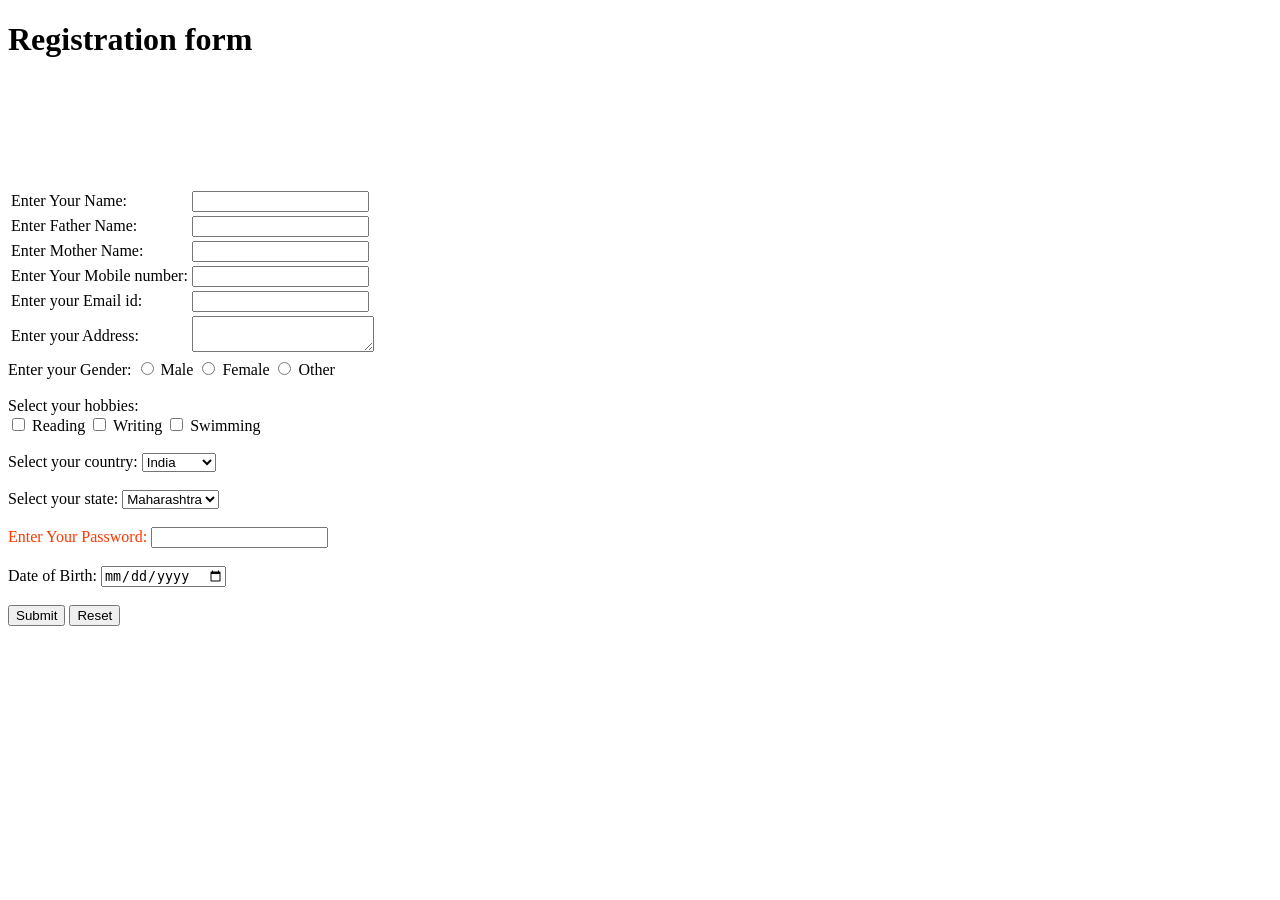
<file: index.html>
<!DOCTYPE html>
<html>

<head>
        <meta charset="UTF-8">
        <meta name="viewport" content="width=device-width, initial-scale=1.0">
        <title>My First Web Page</title>
      <link rel="stylesheet" type="text/css" href="index.css">
             
</head>
<body>
   <h1>Registration form</h1>  
<form>
<table>
<tr>
     <td><label class="unamelabel">Enter Your Name:</label></td>
     <td><input type="text" id="uname"></td>
</tr>
<tr>
   <td>
   <label class="ufnamelabel">Enter Father Name:</label></td>
   <td> <input type="text" name="fname" style="color:blue;"></td>
</tr>

   <tr>
     <td><label>Enter Mother Name:</label> </td>
     <td><input type="text" name="mname"> </td>
     
  </tr><br><br>
<tr><td><label>Enter Your Mobile number:</label></td><td><input type="number" name="mobile"></td></tr>
   <br><br>
 <tr>  <td><label>Enter your Email id:</label></td><td><input type="email" name="mail"></td></tr><br><br>
   <td><label>Enter your Address:</label></td><td><textarea name="address" ></textarea></td>
   </table>
   <label>Enter your Gender: </label>
   <input type="radio" name="gender" value="male"> Male
   <input type="radio" name="gender" value="female"> Female
   <input type="radio" name="gender" value="other"> Other <br><br>
   <label>Select your hobbies:</label><br>
   <input type="checkbox" name="hobbies" value="reading"> Reading
   <input type="checkbox" name="hobbies" value="writing"> Writing
   <input type="checkbox" name="hobbies" value="swimming"> Swimming<br><br>
<label>Select your country:</label>
<select name="country">
     <option value="india">India</option>
     <option value="usa">USA</option>   
     <option value="uk">UK</option>
     <option value="australia">Australia</option>
</select><br><br>
<label>Select your state:</label>
<select name="state">
     <option value="maharashtra">Maharashtra</option>
     <option value="gujarat">Gujarat</option>   
     <option value="rajasthan">Rajasthan</option>
     <option value="punjab">Punjab</option>
</select><br><br>
<label style="color:rgb(255, 55, 0)">Enter Your Password:</label> <input type="password" name="pwd"><br><br>
<label>Date of Birth:</label> <input type="date" name="dob"><br><br>
<input type="submit" value="Submit">
<input type="reset" value="Reset">
</form>
   </body>
</html>
</file>
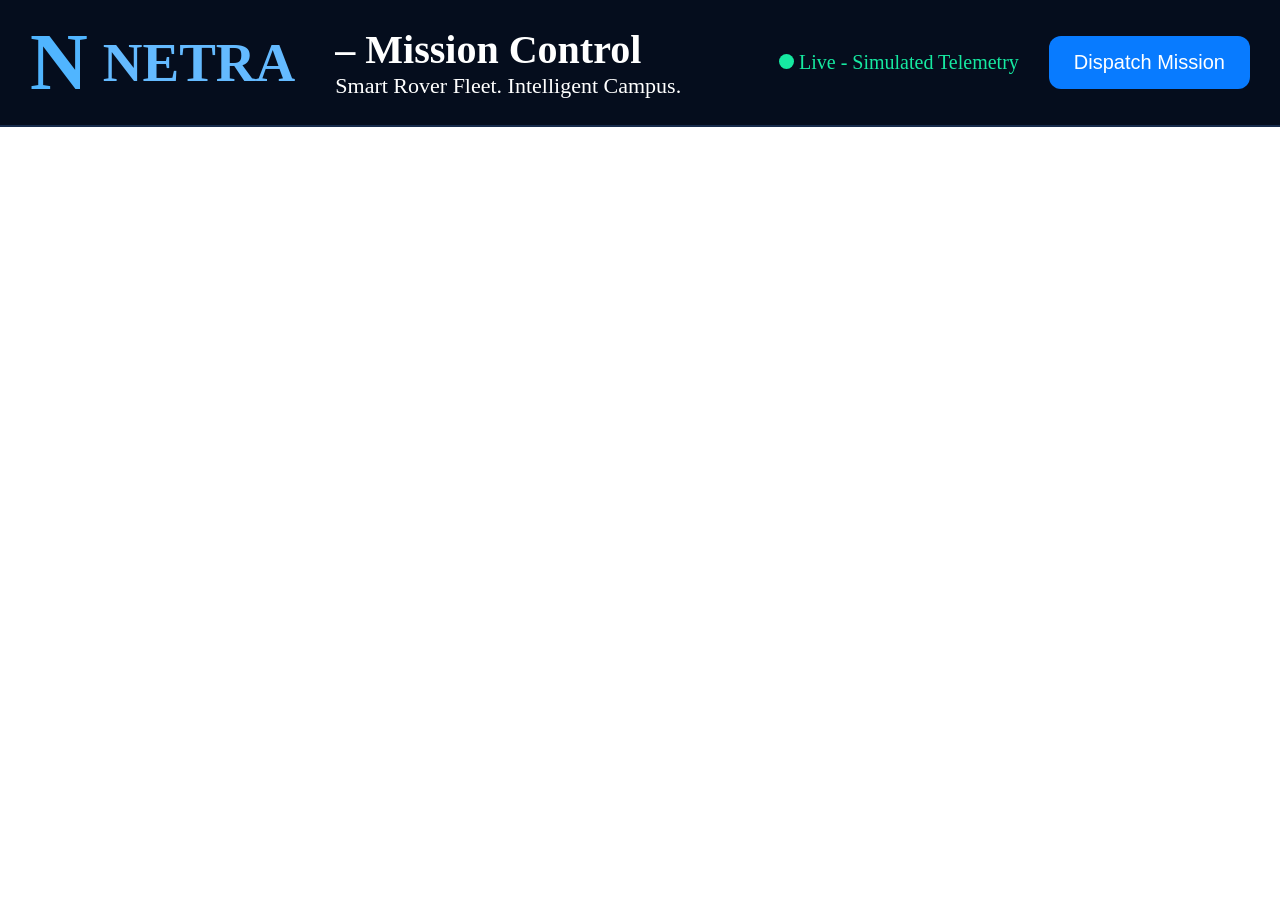
<file: NETRA/index.html>
<!DOCTYPE html>
<html lang="en">
<head>
    <meta charset="UTF-8">
    <meta name="viewport" content="width=device-width, initial-scale=1.0">
    <title>NETRA</title>
    <link rel="stylesheet" href="style.css">
</head>
<body>
    
<header class="navbar">

        <!-- Left Section: Logo and Branding -->
        <div class="brand-section">
            <div class="logo">N</div>
            <h1 class="brand-name">NETRA</h1>
        </div>

        <!-- Middle Section: Title and Subtitle -->
        <div class="title-section">
            <h2>– Mission Control</h2>
            <p>Smart Rover Fleet. Intelligent Campus.</p>
        </div>

        <!-- Right Section: Status and Button -->
        <div class="right-section">

            <div class="status">
                <span class="status-dot"></span>
                <span>Live - Simulated Telemetry</span>
            </div>

            <button class="dispatch-btn">
                Dispatch Mission
            </button>

        </div>

   

    </header>
</body>
</html>
</file>
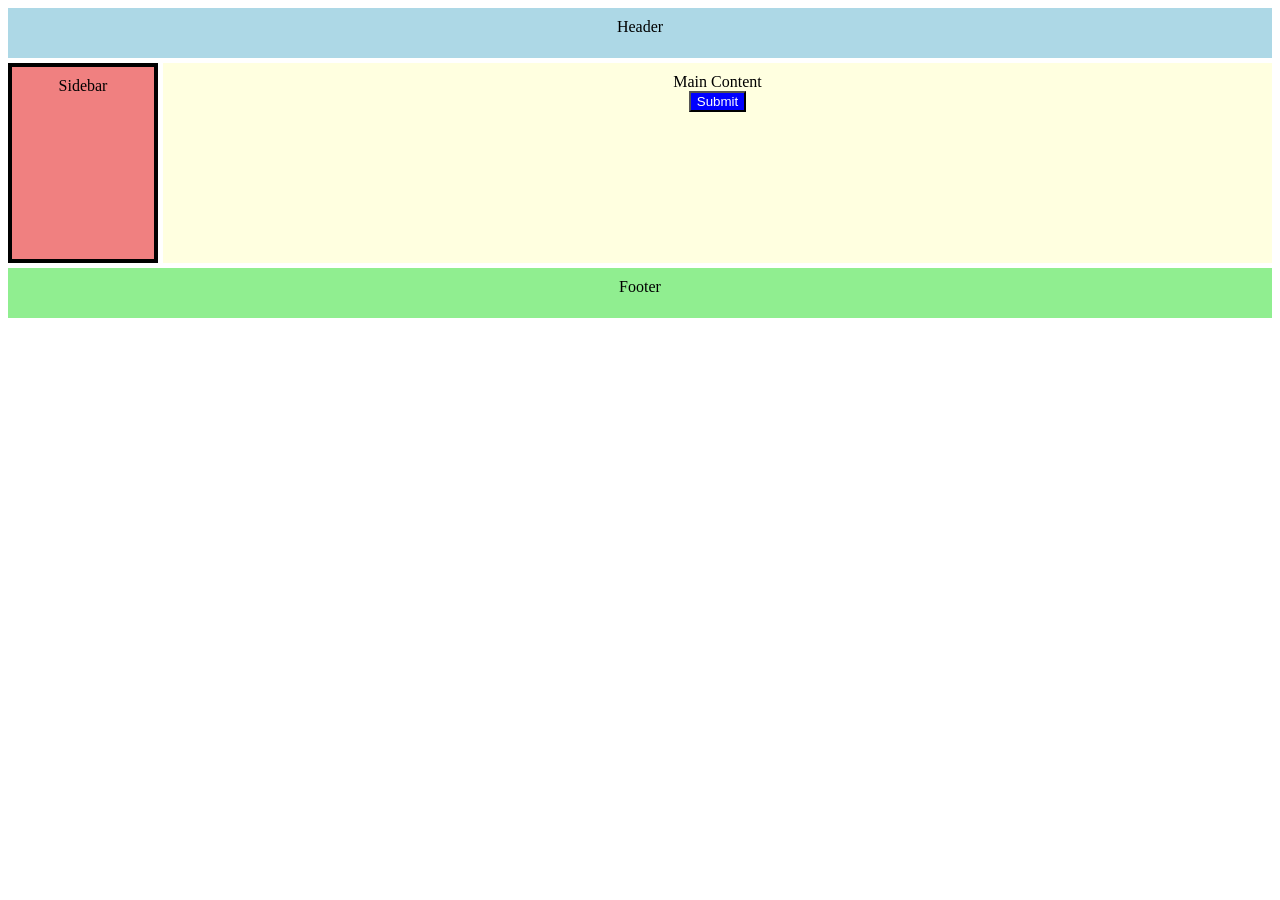
<file: gridpractice.html>
<!DOCTYPE html>
<html lang="en">
<head>
    <meta charset="UTF-8">
    <meta name="viewport" content="width=device-width, initial-scale=1.0">
    <title>Grid Demo</title>
    <link rel="stylesheet" type="text/css" href="grid.css">
</head>
<body>
    <div class="container">
        <div class="header">Header</div>                    
        <div class="sidebar">Sidebar</div>          
        <div class="content">Main Content
            <br>
           
            <input type="submit" value="Submit" id="submitbtn">
        </div>     
                      
        <div class="footer">Footer</div>            
                                                    
                                                    
    
    </div>

</body>
</html>
</file>
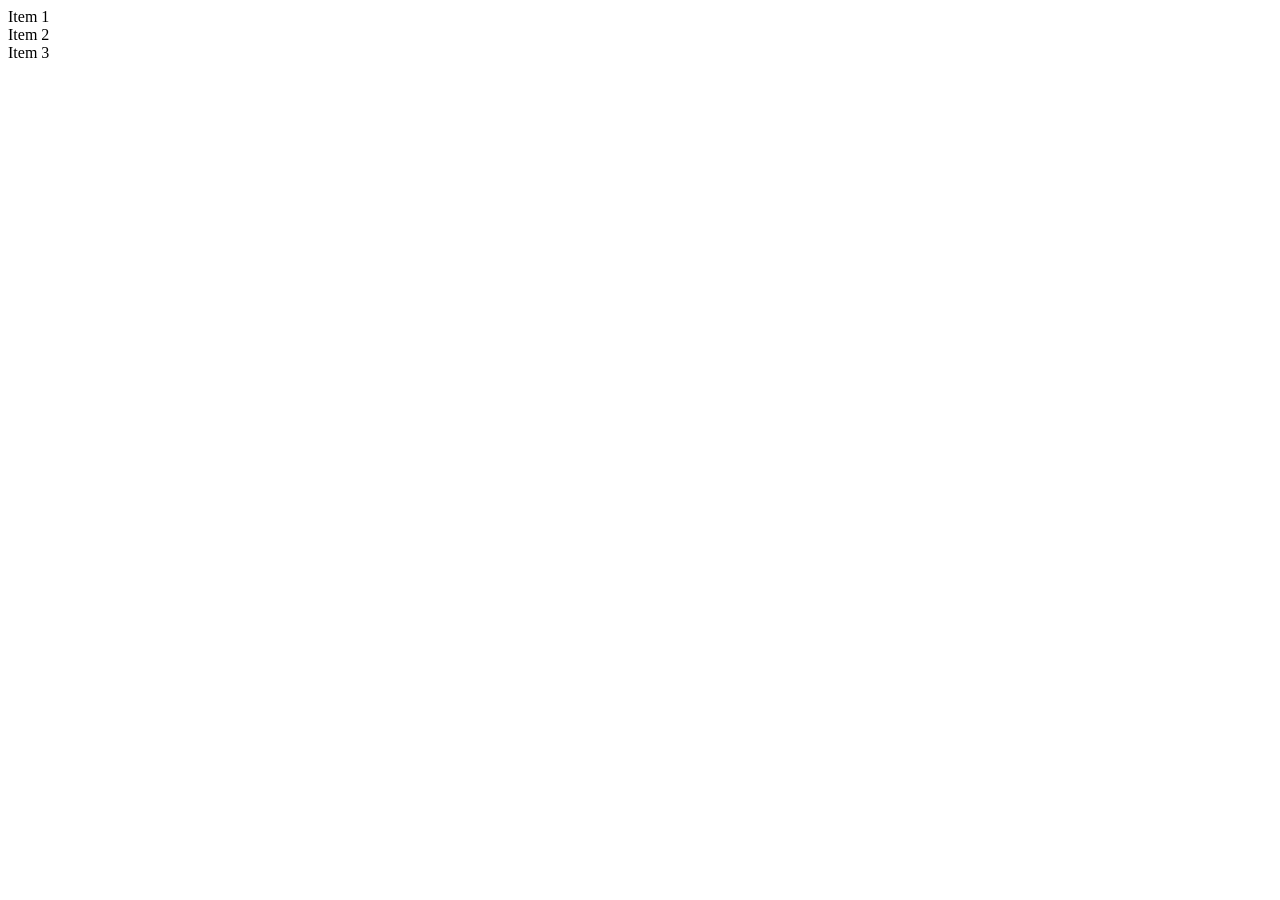
<file: practice.html>
<!DOCTYPE html>
<html lang="en">
<head>
    <meta charset="UTF-8">
    <meta name="viewport" content="width=device-width, initial-scale=1.0">
    <title>FLEX Demo</title>
    <link rel="stylesheet" href="flex.css">
</head>
<body>
    <div class="flex-container">
        <div class="flex-item">Item 1</div>
        <div class="flex-item">Item 2</div>
        <div class="flex-item">Item 3</div>
    </div>
</body>
</html>
</file>
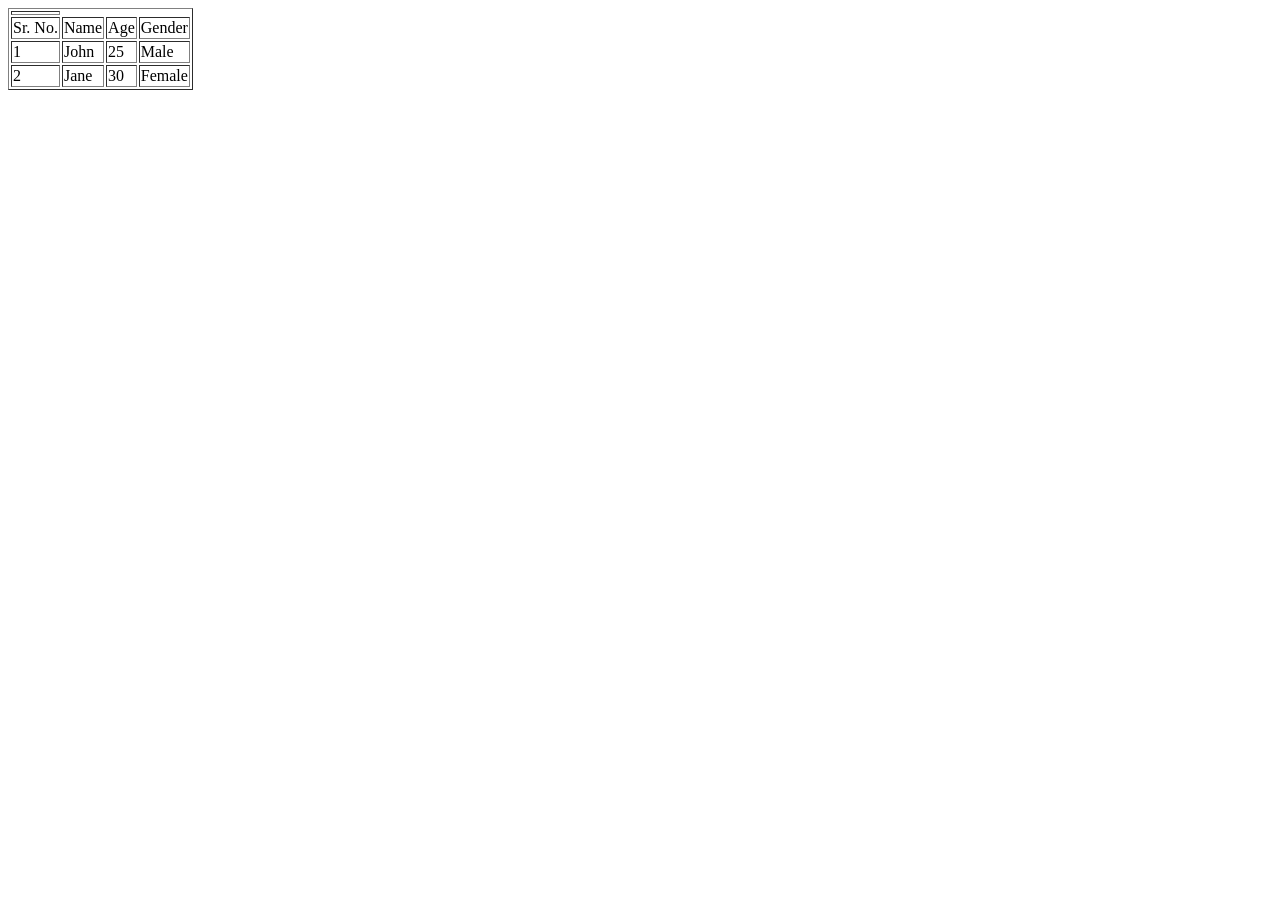
<file: tables.html>
<!DOCTYPE html>
<html lang="en">
<head>
    <meta charset="UTF-8">
    <meta name="viewport" content="width=device-width, initial-scale=1.0">
    <title>Demo On Tables</title>
    <link  rel="stylesheet" type="text/css" href="index.css">
</head>
<body>
    <table border="1">
        <th>
            <tr>
                <td>Sr. No.</td>
                <td>Name</td>
                <td>Age</td>
                <td>Gender</td>
            </tr>
        </th>
            <tr>
                <td>1</td>
                <td>John</td>
                <td>25</td>
                <td>Male</td>
            </tr>
            <tr>
                <td>2</td>
                <td>Jane</td>
                <td>30</td>
                <td>Female</td>
            </tr>
        
    </table>
</body>
</html>
</file>
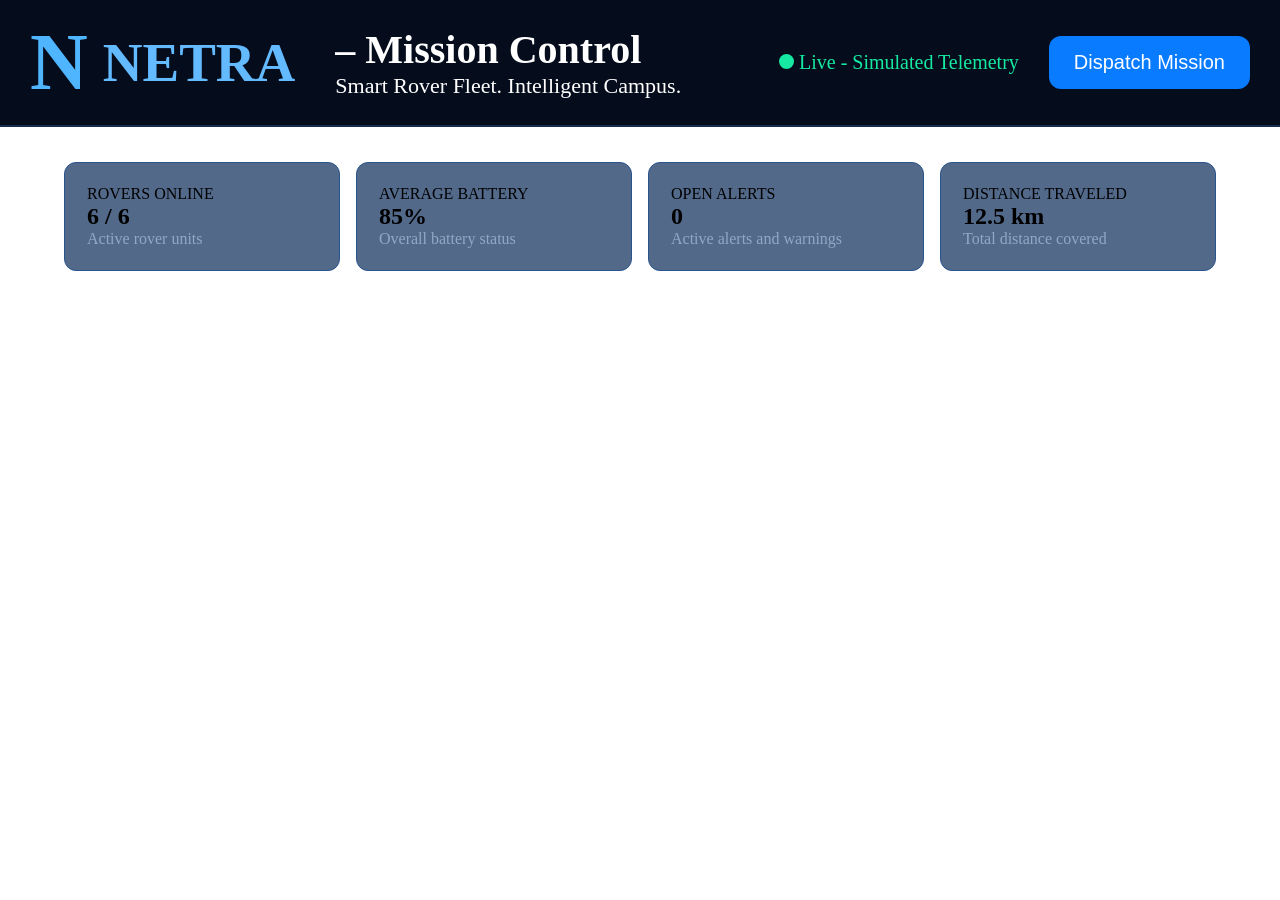
<file: NETRA/navbar.html>
<!DOCTYPE html>
<html lang="en">
<head>
    <meta charset="UTF-8">
    <meta name="viewport" content="width=device-width, initial-scale=1.0">
    <title>NETRA - Mission Control</title>
    <link rel="stylesheet" href="style.css">
</head>
<body>

    <header class="navbar">

        <!-- Left Section: Logo and Branding -->
        <div class="brand-section">
            <div class="logo">N</div>
            <h1 class="brand-name">NETRA</h1>
        </div>

        <!-- Middle Section: Title and Subtitle -->
        <div class="title-section">
            <h2>– Mission Control</h2>
            <p>Smart Rover Fleet. Intelligent Campus.</p>
        </div>

        <!-- Right Section: Status and Button -->
        <div class="right-section">

            <div class="status">
                <span class="status-dot"></span>
                <span>Live - Simulated Telemetry</span>
            </div>

            <button class="dispatch-btn">
                Dispatch Mission
            </button>
        </div>
    </header>
    
<main class="page">
    <section class="kpi-grid">
        <article class="kpi-card">
            <span>ROVERS ONLINE</span>
            <h2 id="online-count">6 / 6</h2>
            <p>Active rover units</p>
        </article>
        <article class="kpi-card">
            <span>AVERAGE BATTERY</span>
            <h2 id="battery-level">85%</h2>
            <p>Overall battery status</p>
        </article>
        <article class="kpi-card">
            <span>OPEN ALERTS</span>
            <h2 id="open-alerts">0</h2>
            <p>Active alerts and warnings</p>
        </article>
        <article class="kpi-card">
            <span>DISTANCE TRAVELED</span>
            <h2 id="distance">12.5 km</h2>
            <p>Total distance covered</p>
        </article>
    </section>


    <!-- three more cards, same shape -->
    </section>
</main>

</body>
</html>
</file>
<file: index.css>
.navbar{
    display:flex;
    justify-content:space-around;
    background-color:darkgray;
    padding:10px;
    flex-direction:row;
}
.navbar a{
    display:block;
    text-decoration:none;
    color:black;
    font-size:20px;
}
</file>
<file: NETRA/style.css>
/* Remove default spacing */
* {
    margin: 0;
    padding: 0;
}

/* Navigation bar */
.navbar {
    background-color: #050d1d;
    height: 125px;
    display: flex;
    align-items: center;
    padding: 0 30px;
    border-bottom: 2px solid #172b4c;
}

/* Logo section */
.brand-section {
    display: flex;
    align-items: center;
    gap: 15px;
}

/* N Logo */
.logo {
    color: #50b5ff;
    font-size: 80px;
    font-weight: bold;
}

/* NETRA text */
.brand-name {
    color: #64baff;
    font-size: 55px;
}

/* Title section */
.title-section {
    margin-left: 40px;
}

.title-section h2 {
    color: white;
    font-size: 40px;
}

.title-section p {
    color: white;
    font-size: 22px;
}

/* Right section */
.right-section {
    display: flex;
    align-items: center;
    margin-left: auto;
    gap: 30px;
}

/* Live status */
.status {
    color: #16e9a1;
    font-size: 20px;
}

/* Green circle */
.status-dot {
    display: inline-block;
    background-color: #16e9a1;
    width: 15px;
    height: 15px;
    border-radius: 50%;
}

/* Dispatch button */
.dispatch-btn {
    background-color: #087bff;
    color: white;
    font-size: 20px;
    padding: 15px 25px;
    border: none;
    border-radius: 12px;
    cursor: pointer;
}
.page {
    padding: 35px 5%;
}
.page p {
    color: #91a8c5;
}
.kpi-grid {
    display: grid;
    grid-template-columns: repeat(4, 1fr);
    gap: 16px;
    margin-bottom: 30px;
}
.kpi-card, .panel {
    background: #52698a;
    border: 1px solid #29548d;
    border-radius: 12px;
}
.kpi-card {
    padding: 22px;
    transition: 0.2s;
}
.kpi-card {
    padding: 22px;
    transition: 0.2s;
}
.kpi-card:hover {
    border-color: #438cff;
    transform: translateY(-3px);
}
</file>
<file: grid.css>
.container{
  display:grid;
   grid-template-areas:
   "header header"

   "sidebar content"

   "footer footer ";

 grid-template-columns: 150px 1fr;

 grid-template-rows: 50px 200px 50px;

 gap: 5px;
 
}

.header{
  grid-area: header;
  background-color: lightblue;
  text-align: center;
  padding: 10px;
}
.footer{
  grid-area: footer;
  background-color: lightgreen;
  text-align: center;
  padding: 10px;
}
.sidebar{
  grid-area: sidebar;
  background-color: lightcoral;
  text-align: center;
  padding: 10px;
  border: 2px solid black;
  border-width: 4px;
  transition: border-width;
}
.content{
  grid-area: content;
  background-color: lightyellow;
  text-align: center;
  padding: 10px;
}

#submitbtn{
  color: white;
  background-color: blue;
  cursor: pointer;
  }
#submitbtn:hover{
    background-color: Red;
    transform:scale(1.5);
    transition: transform background-color 0.3s ease;
   
}
</file>
<file: flex.css>
.container{
    display: grid;
    grid-template-columns: 100px 150px 200px;
    grid-gap: 10px;
}

.container div{
    background-color: #5b57d4;
    padding: 20px;
    text-align: center;
    text-color: white;
}
</file>
